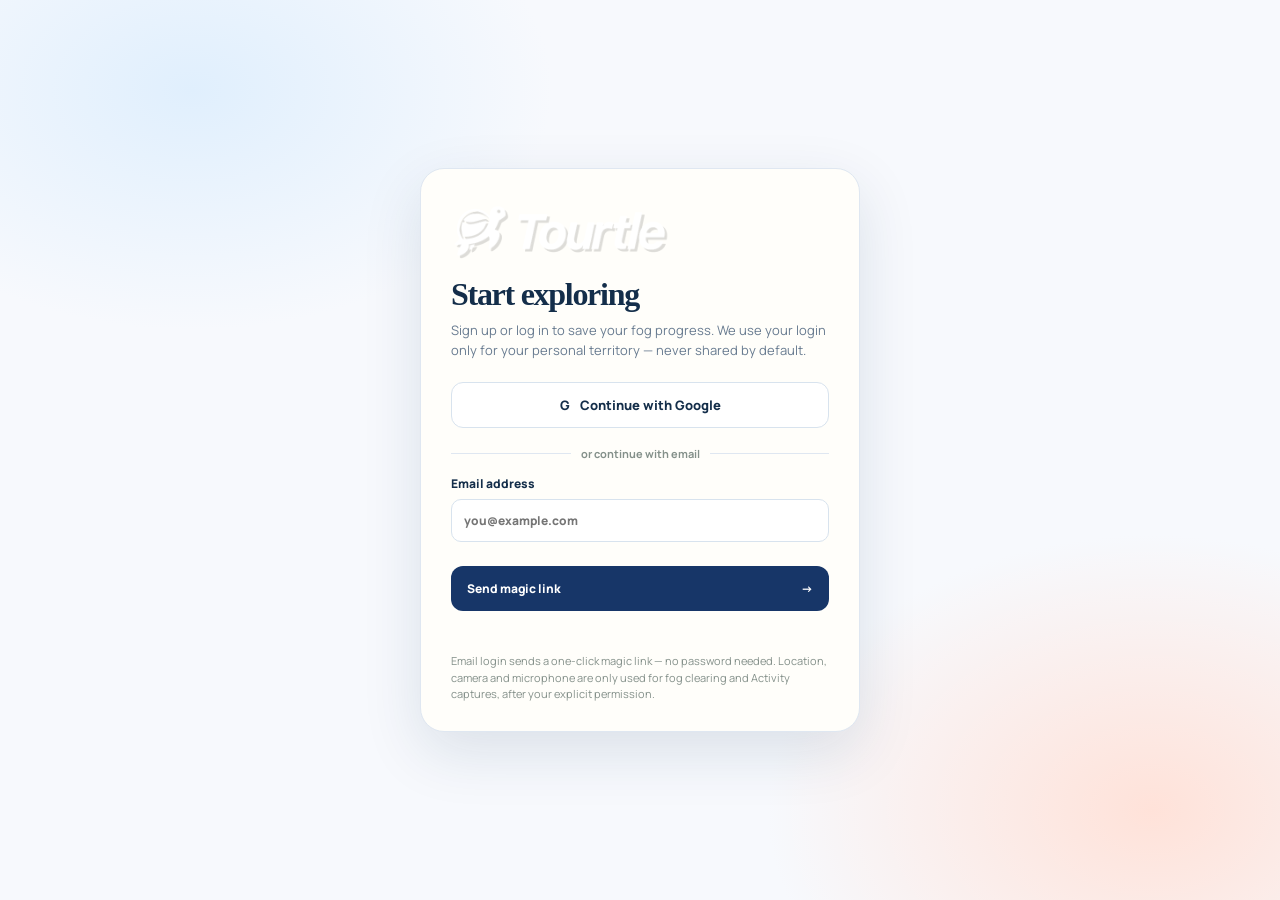
<file: auth.html>
<!DOCTYPE html>
<html lang="en">
<head>
  <meta charset="UTF-8">
  <meta name="viewport" content="width=device-width, initial-scale=1.0">
  <title>Tourtle — Sign up / Log in</title>
  <link rel="stylesheet" href="app/style.css">
  <style>
    .auth-shell {
      min-height: 100vh;
      display: grid;
      place-items: center;
      padding: 32px 18px;
      background:
        radial-gradient(600px 400px at 15% 10%, #e0effd 0%, transparent 60%),
        radial-gradient(700px 500px at 90% 90%, #ffe2d9 0%, transparent 55%),
        var(--paper);
    }
    .auth-card {
      width: min(440px, 100%);
      background: #fffefa;
      border: 1px solid var(--line);
      border-radius: 24px;
      padding: 34px 30px 28px;
      box-shadow: 0 20px 60px rgba(17, 47, 80, 0.12);
    }
    .auth-card .brand { margin-bottom: 18px; }
    .auth-card h1 {
      font: 600 32px/1.1 Fraunces, serif;
      letter-spacing: -0.04em;
      margin: 0 0 8px;
    }
    .auth-copy { color: #687b90; font-size: 13px; line-height: 1.55; margin: 0 0 22px; }
    .google-btn {
      width: 100%;
      display: flex; align-items: center; justify-content: center; gap: 10px;
      border: 1px solid #d8e3ee; background: #fff; border-radius: 12px;
      padding: 13px 14px; font-weight: 800; font-size: 13px; color: var(--ink);
    }
    .google-btn:hover { border-color: #a8caea; }
    .divider {
      display: flex; align-items: center; gap: 10px;
      color: #84908a; font-size: 11px; font-weight: 700;
      margin: 18px 0 14px;
    }
    .divider::before, .divider::after {
      content: ""; height: 1px; background: var(--line); flex: 1;
    }
    .auth-field { display: block; font-size: 12px; font-weight: 800; margin: 0 0 10px; }
    .auth-field input {
      display: block; width: 100%; margin-top: 7px;
      border: 1px solid #d8e3ee; background: #fff; border-radius: 10px;
      padding: 12px; outline-color: #4c8fcf;
    }
    .auth-hint { font-size: 11px; color: #84908a; line-height: 1.5; margin: 12px 0 0; }
    .auth-status { font-size: 12px; font-weight: 700; margin: 12px 0 0; min-height: 18px; }
    .auth-status.ok { color: #1f8a4c; }
    .auth-status.err { color: #c0392b; }
  </style>
</head>
<body>
  <div class="auth-shell">
    <div class="auth-card">
      <a href="./index.html" class="brand auth-lockup" aria-label="Tourtle home">
        <img src="app/brand/tourtle-lockup-800.png" alt="Tourtle" width="220" height="55">
      </a>
      <h1>Start exploring</h1>
      <p class="auth-copy">Sign up or log in to save your fog progress. We use your login only for your personal territory — never shared by default.</p>

      <button class="google-btn" id="googleButton" type="button">
        <span aria-hidden="true">G</span> Continue with Google
      </button>

      <div class="divider">or continue with email</div>

      <form id="emailForm">
        <label class="auth-field">
          Email address
          <input id="emailInput" type="email" required autocomplete="email" placeholder="you@example.com">
        </label>
        <button class="primary-button" type="submit" id="emailSubmit">
          Send magic link <span>&rarr;</span>
        </button>
      </form>

      <p class="auth-status" id="authStatus" role="status"></p>
      <p class="auth-hint">Email login sends a one-click magic link — no password needed. Location, camera and microphone are only used for fog clearing and Activity captures, after your explicit permission.</p>
    </div>
  </div>

  <script type="module">
    import { getSession, sendMagicLink, signInWithGoogle, supabase } from './app/auth.js';

    const statusEl = document.querySelector('#authStatus');
    const googleBtn = document.querySelector('#googleButton');
    const form = document.querySelector('#emailForm');
    const emailInput = document.querySelector('#emailInput');
    const submitBtn = document.querySelector('#emailSubmit');

    const params = new URLSearchParams(window.location.search);
    if (params.get('error')) {
      statusEl.textContent = 'Sign-in failed: ' + params.get('error');
      statusEl.className = 'auth-status err';
    }

    // Already signed in? Go straight to the app.
    getSession().then((session) => {
      if (session) window.location.replace('./index.html');
    });

    // Magic-link / OAuth redirect landing back on auth.html (e.g. misconfigured
    // Site URL): pick up the session then forward to the app.
    supabase.auth.onAuthStateChange((event, session) => {
      if ((event === 'SIGNED_IN' || event === 'TOKEN_REFRESHED') && session) {
        window.location.replace('./index.html');
      }
    });

    googleBtn.addEventListener('click', async () => {
      statusEl.textContent = 'Opening Google…';
      statusEl.className = 'auth-status';
      try {
        await signInWithGoogle();
      } catch (e) {
        statusEl.textContent = e.message || 'Google sign-in failed.';
        statusEl.className = 'auth-status err';
      }
    });

    form.addEventListener('submit', async (e) => {
      e.preventDefault();
      const email = emailInput.value.trim();
      if (!email) return;
      submitBtn.disabled = true;
      statusEl.textContent = 'Sending magic link…';
      statusEl.className = 'auth-status';
      try {
        await sendMagicLink(email);
        statusEl.textContent = 'Check your inbox — tap the magic link on this device to finish signing in.';
        statusEl.className = 'auth-status ok';
      } catch (err) {
        statusEl.textContent = err.message || 'Could not send magic link.';
        statusEl.className = 'auth-status err';
      } finally {
        submitBtn.disabled = false;
      }
    });
  </script>
</body>
</html>
</file>
<file: app/style.css>
@import url('https://fonts.googleapis.com/css2?family=DM+Mono:wght@500&family=Manrope:wght@400;500;600;700;800&display=swap');

:root {
  --ink: #142e4a;
  --muted: #708094;
  --paper: #f7f9fd;
  --line: #dfe7f1;
  --mint: #a9d8ff;
  --deep-mint: #2568ab;
  --coral: #ff836b;
  --navy: #112f50;
}

* {
  box-sizing: border-box;
}

body {
  margin: 0;
  min-width: 320px;
  background: var(--paper);
  color: var(--ink);
  font-family: Manrope, Arial, sans-serif;
}

button,
input {
  font: inherit;
}

button {
  cursor: pointer;
}

.app-shell {
  height: 100dvh;
  overflow: hidden;
  display: block;
}

.map-panel {
  position: relative;
  height: 100dvh;
  background: #d9e8f5;
  isolation: isolate;
  overflow: hidden;
}

.live-map {
  position: absolute;
  inset: 0;
  z-index: 0;
  width: 100%;
  height: 100%;
}

.map-topbar,
.content-header {
  position: relative;
  z-index: 3;
  display: flex;
  align-items: center;
  justify-content: space-between;
}

.map-topbar {
  padding: 28px 30px;
}

.brand {
  color: var(--navy);
  font: 700 22px Manrope, sans-serif;
  text-decoration: none;
  letter-spacing: -0.04em;
  display: flex;
  align-items: center;
  gap: 7px;
}

.brand-mark {
  display: block;
  width: 28px;
  height: 28px;
  object-fit: contain;
}

.auth-lockup {
  display: block;
  margin-bottom: 18px;
}

.auth-lockup img {
  display: block;
  width: 220px;
  height: auto;
}

.icon-button {
  width: 38px;
  height: 38px;
  border-radius: 50%;
  border: 2px solid rgba(16, 54, 54, 0.35);
  background: #f5c76a;
  color: #153434;
  font-size: 12px;
  font-weight: 800;
}

.map-controls {
  position: absolute;
  z-index: 3;
  right: 24px;
  top: 140px;
  display: grid;
  gap: 9px;
}

.map-control {
  border: 0;
  width: 42px;
  height: 42px;
  border-radius: 13px;
  background: rgba(248, 247, 242, 0.92);
  color: var(--navy);
  font-size: 20px;
  box-shadow: 0 4px 16px rgba(21, 73, 60, 0.12);
  display: grid;
  place-items: center;
}

.map-legend {
  position: absolute;
  z-index: 3;
  left: 24px;
  top: 88px;
  display: flex;
  gap: 8px;
  flex-wrap: wrap;
}

/* Diagnostic readouts (V0 transient tuning). Top-right stack, in the slot
 * freed by the tracking pill. Superadmin gets both; admin gets zoom only. */
.zoom-level {
  position: absolute;
  z-index: 3;
  right: 24px;
  top: 88px;
  background: rgba(23, 54, 104, 0.85);
  color: #fff;
  border-radius: 999px;
  padding: 5px 11px;
  font-size: 11px;
  font-weight: 800;
  font-variant-numeric: tabular-nums;
  letter-spacing: 0.02em;
}

.tilt-level {
  position: absolute;
  z-index: 3;
  right: 24px;
  top: 118px;
  background: rgba(23, 54, 104, 0.85);
  color: #fff;
  border-radius: 999px;
  padding: 5px 11px;
  font-size: 11px;
  font-weight: 800;
  font-variant-numeric: tabular-nums;
  letter-spacing: 0.02em;
}

/* Explore Live pill: lives in the card float stack, above the card. */
.map-tracking {
  box-shadow: 0 4px 16px rgba(21, 73, 60, 0.12);
}

.legend-chip {
  background: rgba(248, 247, 242, 0.9);
  border-radius: 999px;
  padding: 5px 9px;
  font-size: 10px;
  font-weight: 700;
  color: var(--navy);
  display: flex;
  align-items: center;
  gap: 6px;
}

.swatch {
  width: 10px;
  height: 10px;
  border-radius: 2px;
}

.swatch.fog {
  background: #3a4b5e;
}
.swatch.activated {
  background: #8fd0f2;
}
.swatch.cleared {
  background: #5cc581;
}

.map-control svg {
  display: block;
}

.map-control.active {
  background: var(--navy);
  color: #fff;
}

/* Sandbox joystick pad: bottom-left, above the summary card. */
.joystick {
  position: absolute;
  z-index: 3;
  left: 24px;
  bottom: calc(210px + env(safe-area-inset-bottom, 0px));
  display: grid;
  gap: 8px;
  justify-items: center;
}

.joystick[hidden] {
  display: none;
}

.joy-base {
  width: 120px;
  height: 120px;
  border-radius: 50%;
  background: rgba(248, 247, 242, 0.92);
  box-shadow: 0 4px 16px rgba(21, 73, 60, 0.12);
  display: grid;
  place-items: center;
  touch-action: none;
  cursor: pointer;
}

.joy-nub {
  width: 52px;
  height: 52px;
  border-radius: 50%;
  background: var(--navy);
  box-shadow: 0 2px 8px rgba(17, 47, 80, 0.35);
}

.joy-tag {
  margin: 0;
  font: 700 9px "DM Mono", monospace;
  letter-spacing: 0.08em;
  color: #fff;
  background: rgba(23, 54, 104, 0.8);
  padding: 3px 8px;
  border-radius: 999px;
}

/* Card dock: bottom-anchored column. The float stack (recenter + Explore
 * Live) rides directly above the card and follows it as it expands. */
.card-dock {
  position: absolute;
  z-index: 4;
  left: 12px;
  right: 12px;
  bottom: calc(12px + env(safe-area-inset-bottom, 0px));
  display: flex;
  flex-direction: column;
  align-items: stretch;
  pointer-events: none;
}

.card-dock > * { pointer-events: auto; }

.card-float-stack {
  align-self: flex-end;
  display: flex;
  flex-direction: column;
  align-items: flex-end;
  gap: 9px;
  margin-bottom: 10px;
}

.bottom-card {
  position: relative;
  border: 1px solid rgba(255, 255, 255, 0.6);
  background: rgba(248, 247, 242, 0.94);
  border-radius: 18px;
  box-shadow: 0 10px 30px rgba(15, 64, 54, 0.16);
  backdrop-filter: blur(8px);
  max-height: calc(100dvh - 170px);
  display: flex;
  flex-direction: column;
  overflow: hidden;
}

.card-handle {
  display: flex;
  justify-content: center;
  padding: 8px 0 0;
  flex: none;
}

.card-handle span {
  width: 36px;
  height: 4px;
  border-radius: 999px;
  background: #d9e2ee;
}

.map-summary {
  display: flex;
  align-items: flex-start;
  gap: 12px;
  padding: 8px 17px 16px;
  cursor: pointer;
  flex: none;
}

.summary-text {
  flex: 1;
  min-width: 0;
}

.detail-content {
  display: none;
  overflow-y: auto;
  padding: 4px 17px 20px;
  border-top: 1px solid var(--line);
  -webkit-overflow-scrolling: touch;
}

.bottom-card.expanded .detail-content {
  display: block;
}

@media (min-width: 700px) {
  .card-dock {
    left: 25px;
    right: auto;
    width: min(430px, calc(100vw - 50px));
  }
}

.eyebrow {
  margin: 0 0 5px;
  color: #6e8278;
  font: 500 10px "DM Mono", monospace;
  letter-spacing: 0.1em;
  text-transform: uppercase;
}

.territory-title {
  margin: 0;
  font: 800 18px Manrope, sans-serif;
  letter-spacing: -0.02em;
}

.title-stack {
  display: flex;
  flex-direction: column;
  align-items: flex-start;
  gap: 2px;
  min-width: 0;
  flex: 1;
}

/* My City header: title stack top-left, counts flush right */
.city-header {
  display: flex;
  align-items: flex-start;
  justify-content: space-between;
  gap: 12px;
  margin-bottom: 10px;
}

.city-header .header-counts {
  margin-left: auto;
}

.header-counts {
  display: flex;
  align-items: stretch;
  gap: 0;
  flex: none;
  background: transparent;
  border: none;
  border-radius: 12px;
  padding: 7px 6px;
  box-shadow: none;
}

.count-panel {
  display: flex;
  flex-direction: column;
  align-items: center;
  gap: 5px;
  padding: 0 8px;
}

.panel-title {
  font: 700 9px "DM Mono", monospace;
  letter-spacing: 0.08em;
  text-transform: uppercase;
  color: #6e8278;
  line-height: 1;
}

.count-divider {
  width: 1px;
  align-self: stretch;
  background: var(--line);
  margin: 2px 4px;
}

.count-item {
  display: flex;
  flex-direction: column;
  align-items: center;
  gap: 3px;
}

.count-boxes {
  display: flex;
  gap: 6px;
}

.count-box {
  position: relative;
  min-width: 38px;
  height: 34px;
  padding: 0 10px;
  display: grid;
  place-items: center;
  background: #fff;
  border: 1px solid var(--line);
  border-radius: 9px;
  font: 800 15px "DM Mono", monospace;
  font-variant-numeric: tabular-nums;
  line-height: 1;
  box-shadow: 0 1px 4px rgba(16, 46, 74, 0.06);
}

.count-box.activated b {
  color: #8fd0f2;
}

.count-box.unlocked b {
  color: #5cc581;
}

.count-box.neutral b {
  color: var(--navy);
}

.box-dot {
  position: absolute;
  top: -4px;
  right: -4px;
  width: 9px;
  height: 9px;
  border-radius: 50%;
  border: 2px solid rgba(248, 247, 242, 0.94);
  box-shadow: 0 0 0 1px rgba(0,0,0,0.04);
}

.box-dot.blue {
  background: #8fd0f2;
}

.box-dot.green {
  background: #5cc581;
}

.box-sublabel {
  font: 600 8px "DM Mono", monospace;
  letter-spacing: 0.04em;
  text-transform: uppercase;
  color: #6e8278;
  line-height: 1;
}

.count-label {
  font: 600 9px "DM Mono", monospace;
  letter-spacing: 0.06em;
  text-transform: uppercase;
  color: #6e8278;
  line-height: 1;
}

.area-name {
  margin: 0;
  color: #667874;
  font: 600 12px Manrope, sans-serif;
  white-space: nowrap;
  overflow: hidden;
  text-overflow: ellipsis;
  max-width: 100%;
}

.hex-line {
  margin: 1px 0 0;
  color: #8a9aa8;
  font: 500 10px "DM Mono", monospace;
  letter-spacing: 0.02em;
  white-space: nowrap;
  overflow: hidden;
  text-overflow: ellipsis;
}

.countdown-row {
  display: flex;
  align-items: center;
  justify-content: flex-start;
  gap: 6px;
  font-size: 11px;
  color: #667874;
  margin-bottom: 8px;
}

.countdown-text {
  flex: none;
  min-width: 0;
}

.countdown-text b {
  color: var(--navy);
  font-variant-numeric: tabular-nums;
}

.countdown-row.unlocked .countdown-text {
  color: #1f8a4c;
  font-weight: 800;
}

.lock-icon {
  display: grid;
  place-items: center;
  flex: none;
  color: var(--navy);
}

.lock-icon svg {
  display: block;
}

.countdown-row.unlocked .lock-icon {
  color: #1f8a4c;
}

/* Legacy progress-row kept for expanded detail blocks (not the summary card) */
.progress-row {
  display: flex;
  justify-content: space-between;
  font-size: 11px;
  color: #667874;
  margin-bottom: 8px;
}

.progress-track {
  height: 6px;
  background: #e4ece5;
  border-radius: 999px;
  overflow: hidden;
  position: relative;
}

#tileProgressTrack {
  margin-top: 10px;
  width: 100%;
}

.progress-track span {
  display: block;
  height: 100%;
  width: 0;
  border-radius: inherit;
  background: var(--deep-mint);
  transition: width 0.5s ease;
}

.progress-track.unlocked span {
  background: #5cc581;
}

.user-puck {
  width: 18px;
  height: 18px;
  border-radius: 50%;
  background: #2a69aa;
  border: 3px solid #fff;
  box-shadow: 0 0 0 8px rgba(42, 105, 170, 0.18);
}

.content-header {
  gap: 20px;
  padding-top: 18px;
}

.content-header h1 {
  font: 600 clamp(33px, 4vw, 50px) / 1.04 Manrope, sans-serif;
  letter-spacing: -0.045em;
  margin: 0;
}

.status-pill {
  flex: none;
  display: flex;
  gap: 8px;
  align-items: center;
  color: #2568ab;
  background: #dceeff;
  border: 0;
  border-radius: 999px;
  padding: 10px 13px;
  font-size: 11px;
  font-weight: 700;
}

.status-pill i {
  width: 7px;
  height: 7px;
  border-radius: 50%;
  background: #347bc2;
}

.status-pill.live i {
  background: #1f8a4c;
  box-shadow: 0 0 0 4px rgba(31, 138, 76, 0.18);
}

.stat-grid {
  display: grid;
  grid-template-columns: repeat(3, 1fr);
  gap: 12px;
  margin: 38px 0 42px;
}

.stat-card {
  display: flex;
  align-items: center;
  gap: 11px;
  border: 1px solid var(--line);
  background: #fffefa;
  border-radius: 15px;
  padding: 15px 13px;
}

.streak-card {
  background: #173d68;
  color: #fff;
  border-color: #173d68;
}

.stat-icon {
  display: grid;
  place-items: center;
  width: 30px;
  height: 30px;
  border-radius: 10px;
  color: #e4fff5;
  background: #2b5f94;
  font-size: 17px;
}

.stat-icon.mint {
  background: #deefff;
  color: #2a69aa;
}

.stat-icon.coral {
  background: #ffe2d9;
  color: #dc6755;
}

.stat-value {
  margin: 0;
  font-weight: 800;
  font-size: 17px;
  white-space: nowrap;
}

.stat-label {
  margin: 1px 0 0;
  color: #73817b;
  font-size: 10px;
  white-space: nowrap;
}

.streak-card .stat-label {
  color: #b3ccc1;
}

.section-block {
  border-top: 1px solid var(--line);
  padding: 29px 0;
}

#unlockingSection {
  border-top: none;
  padding-top: 8px;
}

.section-heading {
  display: flex;
  align-items: end;
  justify-content: space-between;
  gap: 14px;
  margin-bottom: 16px;
}

.section-heading h2 {
  font: 600 23px Manrope, sans-serif;
  letter-spacing: -0.035em;
  margin: 0;
}

.text-button {
  border: 0;
  background: transparent;
  color: #2568ab;
  font-size: 11px;
  font-weight: 800;
  padding: 4px 0;
}

.next-unlock-card {
  display: flex;
  align-items: center;
  gap: 17px;
  padding: 17px;
  border-radius: 16px;
  background: #e4f0fb;
}

.mini-hex {
  width: 45px;
  height: 45px;
  clip-path: polygon(25% 6%, 75% 6%, 100% 50%, 75% 94%, 25% 94%, 0 50%);
  display: grid;
  place-items: center;
  flex: none;
  color: #173d68;
  font-size: 18px;
  background: #9bdaff;
}

.unlock-copy {
  flex: 1;
}

.unlock-copy h3 {
  margin: 0 0 3px;
  font: 600 18px Manrope, sans-serif;
}

.unlock-copy p {
  margin: 0;
  color: #5d736b;
  font-size: 11px;
  line-height: 1.45;
}

.understood-button {
  margin-top: 16px;
  width: 100%;
  border: 0;
  border-radius: 12px;
  padding: 12px 16px;
  background: var(--navy);
  color: #fff;
  font-weight: 800;
  font-size: 12px;
}

.collapsed-bar {
  display: flex;
  align-items: center;
  justify-content: space-between;
  width: 100%;
  border: 1px solid var(--line);
  background: #fff;
  border-radius: 14px;
  padding: 14px 16px;
  font-weight: 700;
  font-size: 13px;
  color: var(--ink);
}

.collapsed-bar[hidden] { display: none !important; }

.collapsed-bar .info-icon {
  display: grid;
  place-items: center;
  width: 28px;
  height: 28px;
  border-radius: 50%;
  background: var(--navy);
  color: #fff;
}

.unlocking-content[hidden] { display: none !important; }

.dark {
  background: #cbdcec;
}

.dark span {
  background: #9bdaff;
}

.arrow-button {
  width: 33px;
  height: 33px;
  border: 0;
  border-radius: 50%;
  background: var(--navy);
  color: white;
  font-size: 21px;
  display: grid;
  place-items: center;
}

.section-subtitle {
  margin: -8px 0 14px;
  color: #6e8278;
  font-size: 11px;
  line-height: 1.4;
}

.activity-choices {
  display: grid;
  grid-template-columns: repeat(3, 1fr);
  gap: 10px;
}

.activity-choice {
  aspect-ratio: 1;
  padding: 12px 8px;
  text-align: center;
  display: flex;
  flex-direction: column;
  align-items: center;
  justify-content: center;
  gap: 8px;
  border: 1px solid var(--line);
  border-radius: 14px;
  background: white;
  color: var(--ink);
  transition: transform 0.2s, border-color 0.2s, box-shadow 0.2s;
}

.activity-choice:hover {
  transform: translateY(-2px);
  border-color: #a8caea;
  box-shadow: 0 6px 15px rgba(30, 80, 69, 0.08);
}

.activity-choice.muted,
.activity-choice:disabled {
  opacity: 0.35;
  filter: grayscale(0.6);
  cursor: not-allowed;
}

.activity-choice.muted:hover,
.activity-choice:disabled:hover {
  transform: none;
  border-color: var(--line);
  box-shadow: none;
}

.activity-choice b {
  display: block;
  font-size: 12px;
  font-weight: 700;
  line-height: 1.2;
}

.choice-icon {
  display: grid;
  place-items: center;
  width: 32px;
  height: 32px;
  border-radius: 9px;
  background: #e2effb;
  color: #2a69aa;
  font-weight: 800;
  flex: none;
}

.capture-area {
  margin-top: 14px;
  border: 1px solid var(--line);
  border-radius: 14px;
  background: #fff;
  padding: 14px;
  display: grid;
  gap: 10px;
}

.capture-area[hidden] { display: none !important; }

.capture-tabs {
  display: flex;
  gap: 8px;
  align-items: center;
}

.capture-tab {
  border: 1px solid var(--line);
  background: #f7f9fd;
  border-radius: 999px;
  padding: 6px 12px;
  font-size: 11px;
  font-weight: 700;
}

.capture-tab.active {
  background: var(--navy);
  color: #fff;
  border-color: var(--navy);
}

.capture-close {
  margin-left: auto;
  border: 0;
  background: transparent;
  font-size: 18px;
  line-height: 1;
  padding: 4px 8px;
}

#photoPreview {
  width: 100%;
  max-height: 220px;
  background: #000;
  border-radius: 10px;
  object-fit: cover;
}

#photoThumb {
  width: 100%;
  max-height: 220px;
  border-radius: 10px;
  object-fit: cover;
}

.capture-actions {
  display: flex;
  flex-wrap: wrap;
  gap: 8px;
  align-items: center;
}

.capture-btn {
  border: 1px solid var(--line);
  background: #fff;
  border-radius: 999px;
  padding: 8px 12px;
  font-size: 11px;
  font-weight: 700;
}

.capture-btn.primary {
  background: var(--navy);
  color: #fff;
  border-color: var(--navy);
}

.capture-btn[hidden] { display: none !important; }

.capture-hint {
  color: #8a9aa8;
  font-size: 10px;
}

.voice-bar {
  display: flex;
  align-items: center;
  gap: 10px;
}

.voice-wave {
  flex: 1;
  height: 28px;
  border-radius: 8px;
  background: #e2effb;
  position: relative;
  overflow: hidden;
}

.voice-timer {
  font: 700 12px "DM Mono", monospace;
  font-variant-numeric: tabular-nums;
}

#voiceAudio { width: 100%; }

@media (max-width: 840px) {
  .activity-choices {
    grid-template-columns: repeat(3, 1fr);
  }
}

.outing-chip {
  display: inline-flex;
  margin-left: 8px;
  padding: 2px 8px;
  border-radius: 999px;
  background: #ffe2d9;
  color: #dc6755;
  font-size: 10px;
}

.outing-chip[hidden] {
  display: none;
}

.leaderboard {
  margin: 0;
  padding: 0;
  list-style: none;
  display: grid;
  gap: 3px;
}

.leaderboard li {
  display: grid;
  grid-template-columns: 21px 27px 1fr auto;
  align-items: center;
  gap: 9px;
  padding: 8px;
  border-radius: 10px;
  font-size: 11px;
}

.leaderboard li.you {
  background: #e3f0fb;
}

.rank {
  color: #82908a;
  font: 500 10px "DM Mono", monospace;
}

.avatar {
  width: 25px;
  height: 25px;
  display: grid;
  place-items: center;
  border-radius: 50%;
  font-size: 10px;
  font-weight: 800;
  color: #fff;
}

.violet {
  background: #6e66a9;
}
.gold {
  background: #cd9f42;
}
.user {
  background: #2a69aa;
}
.person {
  font-weight: 700;
}
.person small {
  display: inline;
  margin-left: 5px;
  color: #82908a;
  font-size: 9px;
  font-weight: 500;
}
.leaderboard li b {
  font: 700 12px "DM Mono", monospace;
}

.data-credit {
  margin: 18px 0 4px;
  color: #84908a;
  font-size: 9px;
  line-height: 1.5;
}

.dialog {
  border: 0;
  padding: 0;
  background: transparent;
  max-width: 510px;
  width: calc(100% - 32px);
}

.dialog::backdrop {
  background: rgba(12, 38, 70, 0.48);
  backdrop-filter: blur(3px);
}

.dialog-card {
  position: relative;
  background: #fbfaf5;
  border-radius: 24px;
  padding: 31px;
  box-shadow: 0 20px 80px rgba(0, 0, 0, 0.25);
}

.dialog-card h2 {
  font: 600 32px Manrope, sans-serif;
  letter-spacing: -0.04em;
  margin: 0 0 6px;
}

.dialog-copy {
  color: #687b90;
  font-size: 13px;
  line-height: 1.5;
  margin: 0 0 23px;
}

.dialog-close {
  position: absolute;
  right: 15px;
  top: 13px;
  border: 0;
  background: transparent;
  font-size: 25px;
  color: #6e8499;
}

.field-label {
  display: block;
  font-size: 12px;
  font-weight: 800;
  margin: 16px 0 8px;
}

.field-label small {
  font-weight: 500;
  color: #84908a;
}

.field-label input {
  display: block;
  width: 100%;
  border: 1px solid #d8e3ee;
  background: white;
  border-radius: 10px;
  padding: 12px;
  margin-top: 7px;
  outline-color: #4c8fcf;
}

.category-grid {
  display: grid;
  grid-template-columns: repeat(2, 1fr);
  gap: 8px;
}

.category {
  border: 1px solid #dde6f0;
  background: white;
  border-radius: 9px;
  padding: 10px 8px;
  color: #60758b;
  font-size: 11px;
  font-weight: 700;
  text-align: left;
}

.category.selected {
  border-color: #397fc3;
  background: #e0effd;
  color: #2568ab;
}

.primary-button {
  margin-top: 24px;
  width: 100%;
  display: flex;
  justify-content: space-between;
  align-items: center;
  border: 0;
  border-radius: 12px;
  padding: 14px 16px;
  background: #173668;
  color: white;
  font-weight: 800;
  font-size: 12px;
}

.toast {
  position: fixed;
  z-index: 10;
  left: 50%;
  bottom: 25px;
  transform: translate(-50%, 130px);
  opacity: 0;
  transition: 0.35s;
  background: #173668;
  color: white;
  padding: 12px 17px;
  border-radius: 999px;
  box-shadow: 0 12px 25px rgba(0, 0, 0, 0.2);
  font-size: 12px;
  font-weight: 700;
  max-width: min(520px, calc(100% - 24px));
}

.pwa-banner {
  position: fixed;
  z-index: 9;
  left: 12px;
  right: 12px;
  bottom: calc(12px + env(safe-area-inset-bottom, 0px));
  display: flex;
  align-items: center;
  gap: 10px;
  background: #173668;
  color: #fff;
  padding: 10px 12px 10px 16px;
  border-radius: 14px;
  box-shadow: 0 10px 30px rgba(15,64,54,0.22);
  font-size: 12px;
  font-weight: 700;
}

.pwa-banner[hidden] { display: none; }

.pwa-install {
  margin-left: auto;
  border: 0;
  background: #fff;
  color: #173668;
  padding: 7px 12px;
  border-radius: 999px;
  font-weight: 800;
  font-size: 11px;
}

.pwa-dismiss {
  border: 0;
  background: transparent;
  color: #fff;
  font-size: 18px;
  line-height: 1;
  padding: 4px 6px;
}

/* Fullscreen camera */
.cam-sheet {
  border: 0;
  padding: 0;
  margin: 0;
  max-width: 100vw;
  max-height: 100dvh;
  width: 100vw;
  height: 100dvh;
  background: #000;
  color: #fff;
}

.cam-sheet::backdrop { background: #000; }

.cam-top {
  position: absolute;
  top: 0; left: 0; right: 0;
  z-index: 2;
  display: flex;
  align-items: center;
  justify-content: center;
  padding: calc(14px + env(safe-area-inset-top, 0px)) 16px 12px;
  background: linear-gradient(rgba(0,0,0,0.5), transparent);
}

.cam-toggle {
  display: flex;
  gap: 4px;
  background: rgba(255,255,255,0.16);
  border-radius: 999px;
  padding: 3px;
}

.cam-tab {
  border: 0;
  background: transparent;
  color: #fff;
  border-radius: 999px;
  padding: 7px 16px;
  font-size: 12px;
  font-weight: 700;
}

.cam-tab.active { background: #fff; color: #000; }

.cam-close {
  position: absolute;
  right: 12px;
  top: calc(12px + env(safe-area-inset-top, 0px));
  border: 0;
  background: rgba(255,255,255,0.16);
  color: #fff;
  width: 36px; height: 36px;
  border-radius: 50%;
  font-size: 20px;
  line-height: 1;
}

#camPreview, #camReview {
  position: absolute;
  inset: 0;
  width: 100%;
  height: 100%;
  object-fit: cover;
}

#camReview[hidden] { display: none !important; }

.cam-bottom {
  position: absolute;
  bottom: 0; left: 0; right: 0;
  z-index: 2;
  display: flex;
  align-items: center;
  justify-content: center;
  gap: 28px;
  padding: 18px 16px calc(22px + env(safe-area-inset-bottom, 0px));
  background: linear-gradient(transparent, rgba(0,0,0,0.55));
}

.cam-shutter {
  width: 68px; height: 68px;
  border-radius: 50%;
  border: 4px solid #fff;
  background: transparent;
  flex: none;
}

.cam-shutter.recording { background: #e5484d; }

.cam-flip, .cam-retake {
  border: 0;
  background: rgba(255,255,255,0.16);
  color: #fff;
  width: 44px; height: 44px;
  border-radius: 50%;
  font-size: 18px;
  font-weight: 800;
}

.cam-save {
  border: 0;
  background: #fff;
  color: #000;
  border-radius: 999px;
  padding: 12px 26px;
  font-weight: 800;
  font-size: 14px;
}

.cam-save[hidden], .cam-retake[hidden] { display: none !important; }

/* Tile gallery */
.tile-gallery {
  margin-top: 12px;
  display: grid;
  grid-template-columns: repeat(3, 1fr);
  gap: 8px;
}

.tile-gallery[hidden] { display: none !important; }

.tile-gallery .g-thumb {
  width: 100%;
  aspect-ratio: 1;
  object-fit: cover;
  border-radius: 10px;
  background: #e4ece5;
  border: 0;
  padding: 0;
  overflow: hidden;
}

.tile-gallery .g-thumb.voice-thumb {
  display: grid;
  place-items: center;
  background: #e2effb;
  color: #2a69aa;
  cursor: pointer;
}

.tile-gallery .g-thumb.voice-thumb svg {
  display: block;
}

/* Gallery header + select/delete */
.gallery-bar {
  margin-top: 12px;
  display: flex;
  align-items: center;
  justify-content: space-between;
}

.gallery-bar[hidden] { display: none !important; }

.gallery-count {
  font-size: 12px;
  font-weight: 700;
  color: #5b6b7a;
}

.gallery-select {
  border: 1px solid #cfd8de;
  background: #fff;
  border-radius: 999px;
  padding: 4px 14px;
  font-size: 12px;
  font-weight: 800;
  color: #173668;
}

/* Screen-fixed user puck: sky-blue dot, white border, dims on browse */
#userPuck {
  position: absolute;
  left: 50%;
  top: 50%;
  width: 18px;
  height: 18px;
  margin: -9px 0 0 -9px;
  border-radius: 50%;
  background: #4aa8dd;
  border: 3px solid #fff;
  box-shadow: 0 1px 6px rgba(0,0,0,0.45);
  z-index: 5;
  pointer-events: none;
  transition: opacity 0.3s ease;
}

#userPuck.dimmed { opacity: 0.3; }

.tile-gallery .g-item { position: relative; }

.tile-gallery .g-item .g-thumb { display: block; }

.tile-gallery .g-item.selected .g-thumb {
  outline: 3px solid #2a69aa;
  outline-offset: -3px;
}

.g-play {
  position: absolute;
  inset: 0;
  display: grid;
  place-items: center;
  pointer-events: none;
}

.g-play svg {
  background: rgba(0,0,0,0.45);
  border-radius: 50%;
  padding: 7px;
  box-sizing: content-box;
}

.g-del {
  position: absolute;
  top: 6px;
  right: 6px;
  width: 24px;
  height: 24px;
  border: 0;
  border-radius: 50%;
  background: rgba(0,0,0,0.55);
  color: #fff;
  font-size: 16px;
  line-height: 1;
  font-weight: 800;
  display: grid;
  place-items: center;
  padding: 0 0 2px;
}

.g-del.armed { background: #c0392b; }

.g-item.selecting .g-del { display: none; }

.g-check {
  position: absolute;
  top: 6px;
  left: 6px;
  width: 24px;
  height: 24px;
  border-radius: 50%;
  border: 2px solid #fff;
  background: rgba(0,0,0,0.35);
  display: none;
  place-items: center;
}

.g-item.selecting .g-check { display: grid; }

.g-item.selected .g-check {
  background: #2a69aa;
  border-color: #2a69aa;
}

.gallery-deletebar {
  margin-top: 8px;
  display: flex;
  gap: 8px;
}

.gallery-deletebar[hidden] { display: none !important; }

.gallery-cancel {
  flex: 1;
  border: 1px solid #cfd8de;
  background: #fff;
  border-radius: 10px;
  padding: 8px;
  font-size: 13px;
  font-weight: 800;
  color: #173668;
}

.gallery-delete {
  flex: 2;
  border: 0;
  border-radius: 10px;
  padding: 8px;
  font-size: 13px;
  font-weight: 800;
  background: #f3d7d2;
  color: #a93226;
}

.gallery-delete:disabled { opacity: 0.45; }

.gallery-delete.armed {
  background: #c0392b;
  color: #fff;
}

/* Media viewer */
.viewer {
  border: 0;
  padding: 0;
  margin: 0;
  max-width: 100vw;
  max-height: 100dvh;
  width: 100vw;
  height: 100dvh;
  background: #000;
}

.viewer::backdrop { background: rgba(0,0,0,0.92); }

.viewer-close { z-index: 2; }

.viewer-nav {
  position: absolute;
  top: 50%;
  transform: translateY(-50%);
  z-index: 2;
  border: 0;
  background: rgba(255,255,255,0.16);
  color: #fff;
  width: 44px; height: 44px;
  border-radius: 50%;
  font-size: 26px;
  line-height: 1;
  font-weight: 800;
}

.viewer-nav.prev { left: 12px; }
.viewer-nav.next { right: 12px; }
.viewer-nav[hidden] { display: none !important; }

.voice-wave {
  display: flex;
  align-items: center;
  gap: 2px;
  padding: 4px 8px;
}

.voice-wave span {
  width: 3px;
  min-height: 3px;
  height: 4px;
  border-radius: 2px;
  background: #2a69aa;
  flex: none;
}

#viewerImg, #viewerVideo {
  position: absolute;
  inset: 0;
  width: 100%;
  height: 100%;
  object-fit: contain;
  background: #000;
}

#viewerImg[hidden], #viewerVideo[hidden] { display: none !important; }

/* Custom video player: center transport, seek ~26% from bottom,
   vertical volume at the right edge. Chrome fades as one group. */
.viewer-video-wrap {
  position: absolute;
  inset: 0;
  background: #000;
}

.viewer-video-wrap[hidden] { display: none !important; }

.v-chrome {
  position: absolute;
  inset: 0;
  z-index: 3;
  pointer-events: none;
  opacity: 0;
  transition: opacity 0.25s ease;
}

.viewer-video-wrap.visible .v-chrome { opacity: 1; }

.v-chrome button,
.v-chrome input { pointer-events: auto; }

.v-center {
  position: absolute;
  left: 50%;
  top: 50%;
  transform: translate(-50%, -50%);
  display: flex;
  align-items: center;
  gap: 20px;
}

.v-btn {
  width: 54px;
  height: 54px;
  border: 0;
  border-radius: 50%;
  background: rgba(255,255,255,0.18);
  color: #fff;
  display: grid;
  place-items: center;
  padding: 0;
}

.v-btn.play {
  width: 68px;
  height: 68px;
  background: rgba(255,255,255,0.24);
}

.v-seek {
  position: absolute;
  left: 16px;
  right: 16px;
  bottom: 26%;
  display: flex;
  align-items: center;
  gap: 10px;
}

.v-seek input[type="range"] {
  flex: 1;
  accent-color: #fff;
}

.v-time {
  color: #fff;
  font-size: 12px;
  font-weight: 700;
  min-width: 36px;
  text-align: center;
  text-shadow: 0 1px 3px rgba(0,0,0,0.8);
}

.v-vol {
  position: absolute;
  right: 14px;
  bottom: 8%;
}

.v-vol input[type="range"] {
  -webkit-appearance: slider-vertical;
  appearance: slider-vertical;
  writing-mode: vertical-lr;
  direction: rtl;
  width: 30px;
  height: 120px;
  accent-color: #fff;
}

#viewerAudio[hidden] { display: none !important; }

.audio-player {
  position: absolute;
  left: 50%;
  top: 50%;
  transform: translate(-50%, -50%);
  width: min(320px, 86vw);
  display: flex;
  flex-direction: column;
  align-items: center;
  gap: 14px;
}

.audio-player[hidden] { display: none !important; }

.audio-wave {
  position: relative;
  width: 100%;
  height: 96px;
  border-radius: 12px;
  background: rgba(255,255,255,0.12);
  display: flex;
  align-items: center;
  gap: 2px;
  padding: 10px 12px;
  overflow: hidden;
}

.audio-wave span.bar {
  width: 3px;
  min-height: 3px;
  height: 4px;
  border-radius: 2px;
  background: #fff;
  flex: none;
}

.audio-remain {
  position: absolute;
  right: 8px;
  bottom: 6px;
  color: #fff;
  font: 700 11px "DM Mono", monospace;
  font-variant-numeric: tabular-nums;
}

.audio-controls {
  display: flex;
  gap: 8px;
}

.audio-btn {
  border: 1px solid rgba(255,255,255,0.4);
  background: transparent;
  color: #fff;
  border-radius: 999px;
  padding: 8px 14px;
  font-size: 12px;
  font-weight: 700;
  cursor: pointer;
  display: grid;
  place-items: center;
}

.audio-btn svg { display: block; }

.voice-wave span {
  opacity: 0.3;
}

.voice-wave span.played {
  opacity: 1;
}

.audio-wave span.bar {
  opacity: 0.35;
}

.audio-wave span.bar.played {
  opacity: 1;
}

.audio-track {
  width: 100%;
  height: 4px;
  border-radius: 999px;
  background: rgba(255,255,255,0.25);
  overflow: hidden;
  cursor: pointer;
}

.audio-track span {
  display: block;
  height: 100%;
  width: 0;
  background: #fff;
  border-radius: inherit;
}

.audio-time {
  color: #fff;
  font: 700 12px "DM Mono", monospace;
  font-variant-numeric: tabular-nums;
}

/* Location gate */
.gate-dialog {
  max-width: 420px;
  width: calc(100% - 32px);
}

.gate-card {
  text-align: center;
  padding: 28px 24px 22px;
}

.gate-icon {
  width: 56px;
  height: 56px;
  margin: 0 auto 14px;
  display: grid;
  place-items: center;
  border-radius: 16px;
  background: #e2effb;
  color: #2a69aa;
}

.gate-state h2 {
  text-align: center;
}

.gate-privacy {
  margin: 12px 0 0;
  color: #8a9aa8;
  font-size: 10px;
  line-height: 1.4;
}

.gate-secondary {
  margin-top: 10px;
  width: 100%;
  text-align: center;
  padding: 10px;
}

.gate-cards {
  display: grid;
  gap: 10px;
  margin: 16px 0;
  text-align: left;
}

.city-card {
  display: flex;
  align-items: center;
  justify-content: space-between;
  gap: 12px;
  width: 100%;
  padding: 14px 14px;
  border: 1px solid var(--line);
  border-radius: 14px;
  background: #fff;
  text-align: left;
}

.city-card b { font-size: 14px; }
.city-card small { display: block; color: #8a9aa8; font-size: 11px; margin-top: 2px; }
.city-card span:last-child { color: var(--navy); font-weight: 800; font-size: 12px; }

.toast.visible {
  transform: translate(-50%, 0);
  opacity: 1;
}

.stat-icon svg,
.choice-icon svg,
.mini-hex svg,
.arrow-button svg,
.primary-button svg {
  display: block;
}

.primary-button svg {
  flex: none;
}

@media (max-width: 840px) {
  .stat-grid {
    grid-template-columns: repeat(3, 1fr);
    gap: 8px;
    margin: 22px 0 26px;
  }
  .stat-card {
    padding: 12px 10px;
  }
}
</file>
